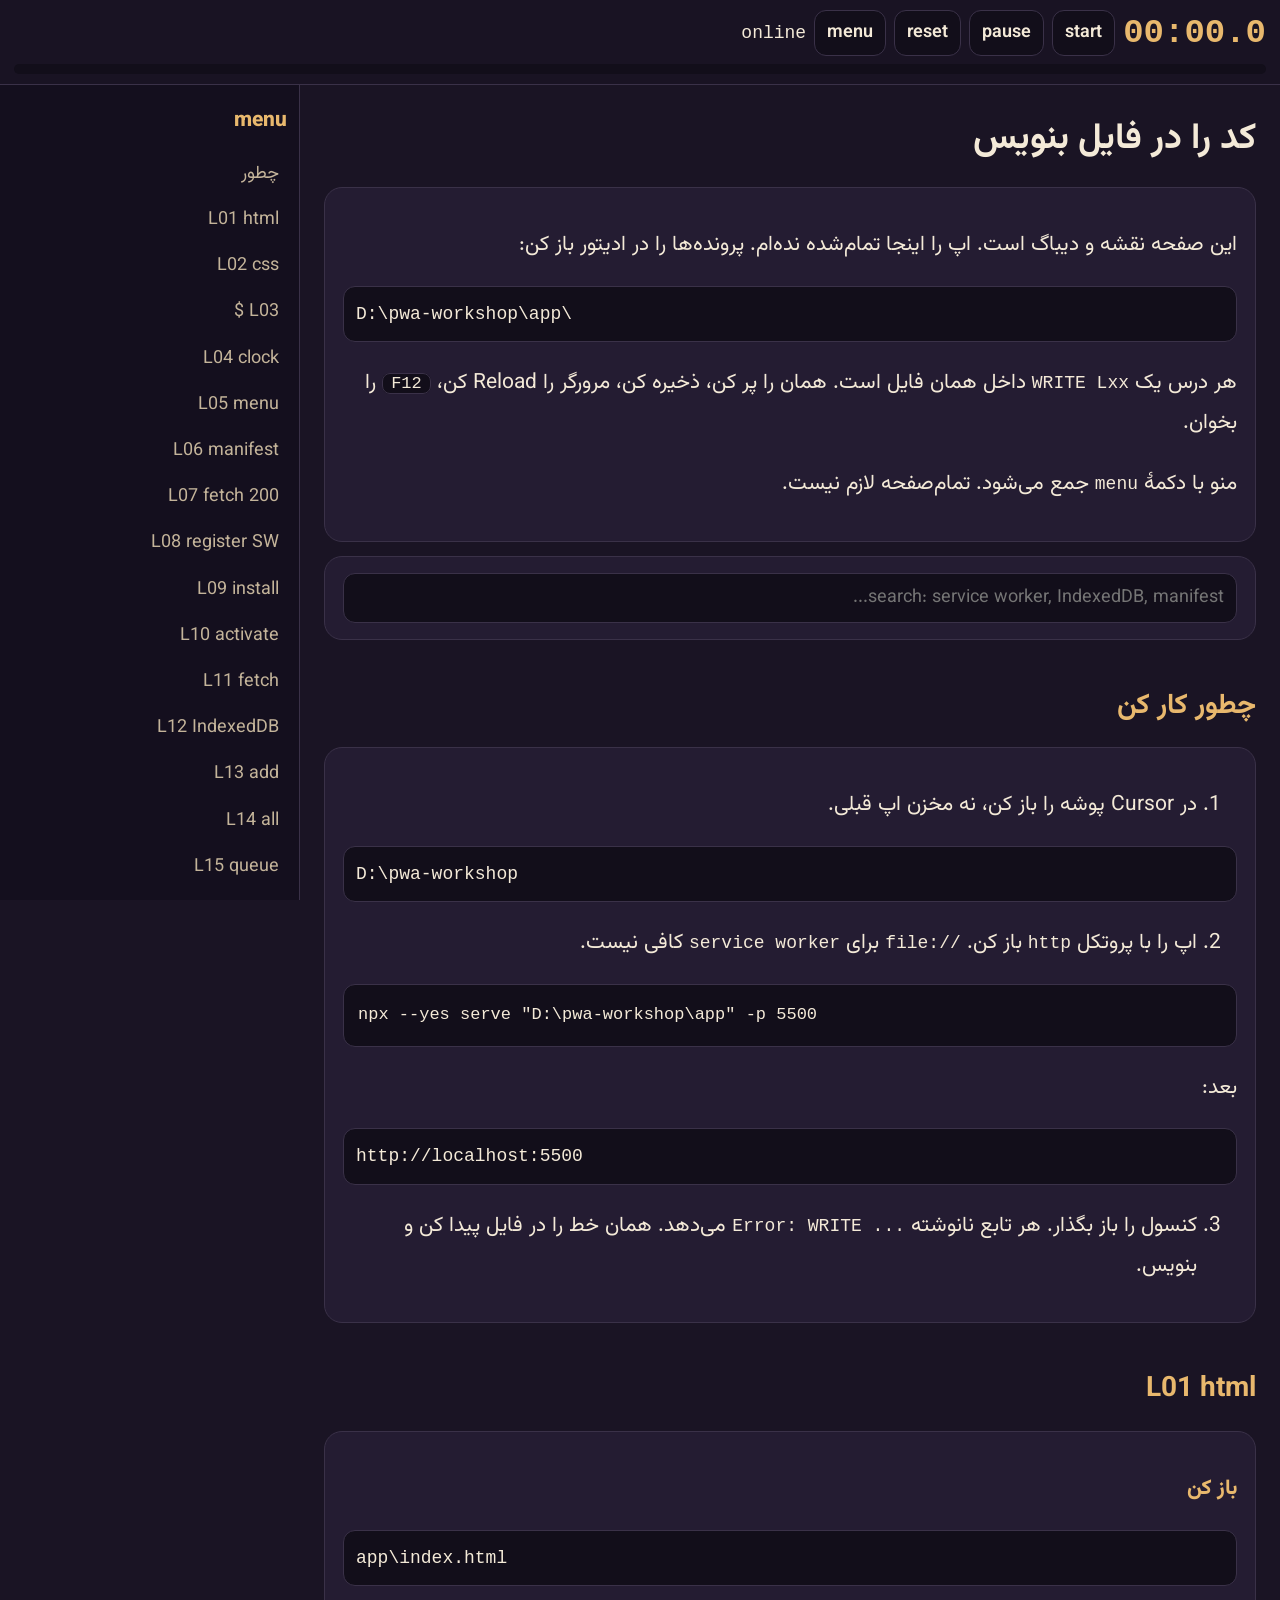
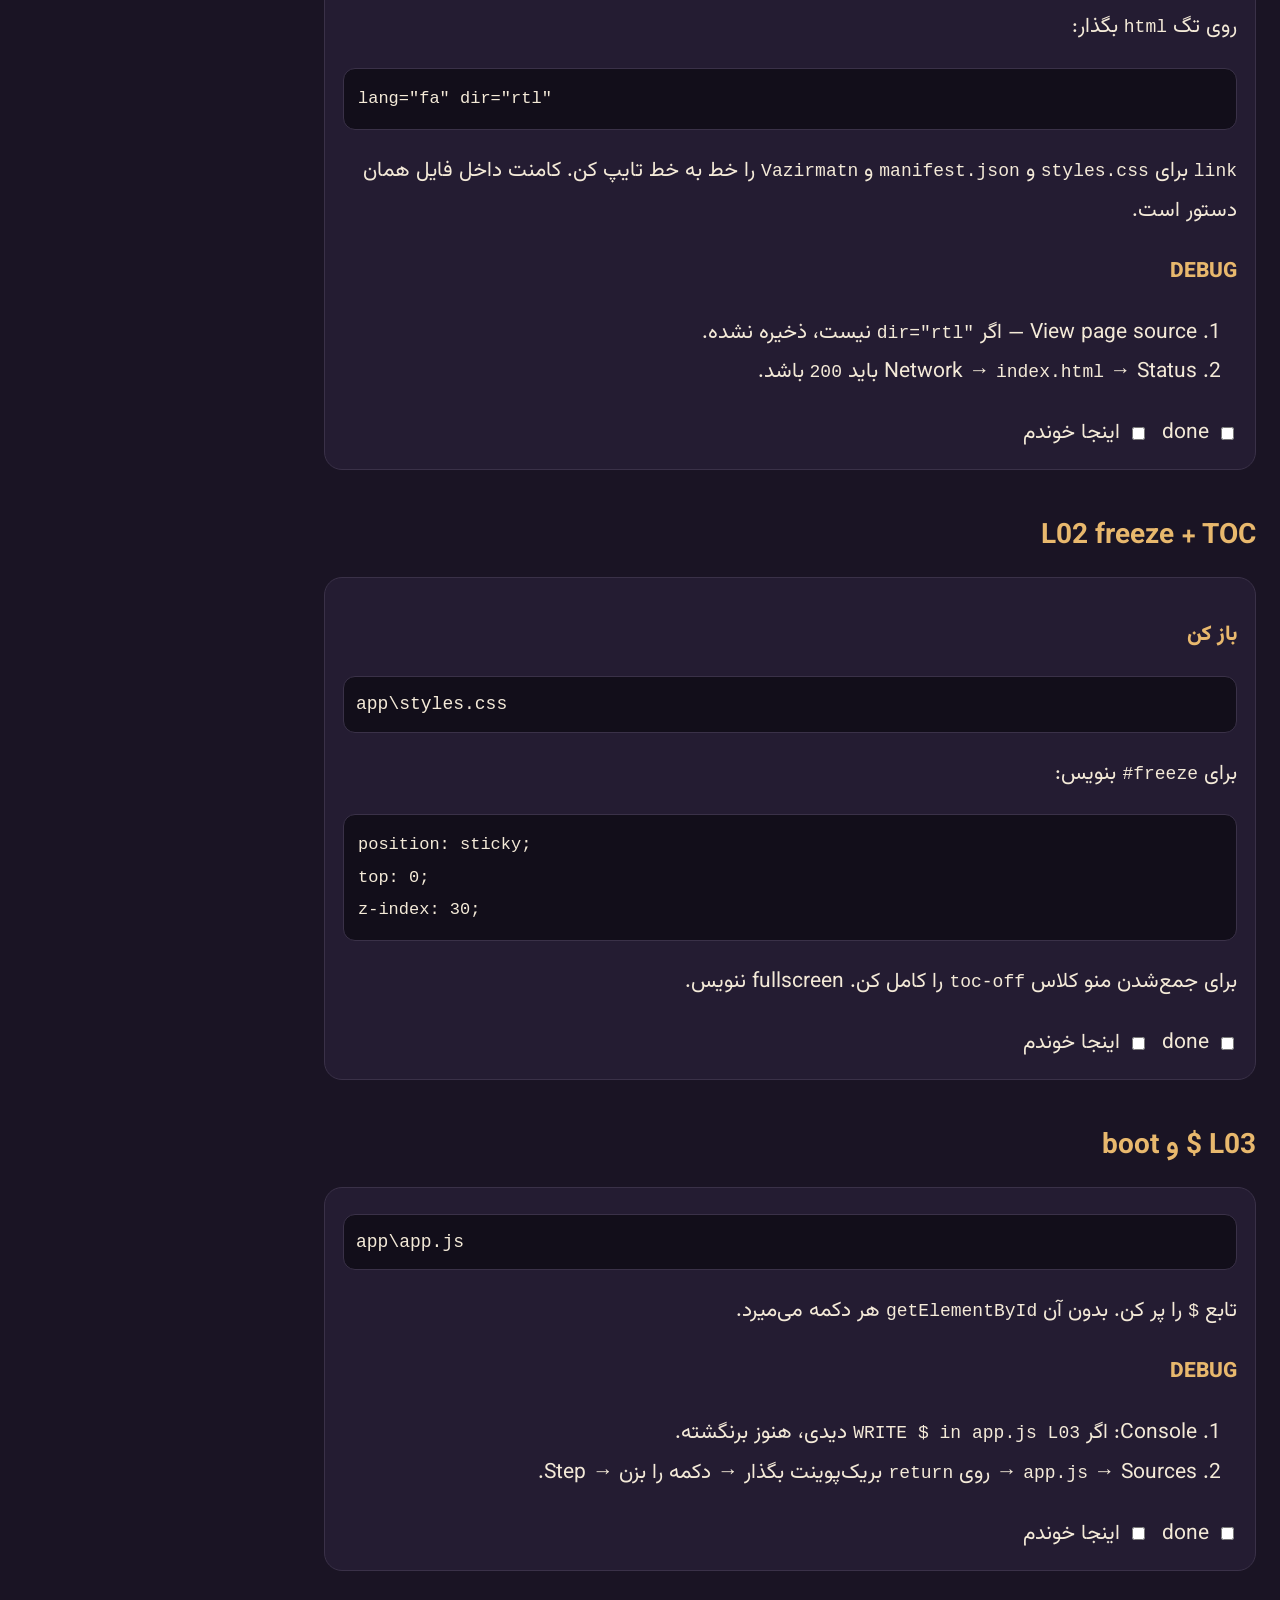
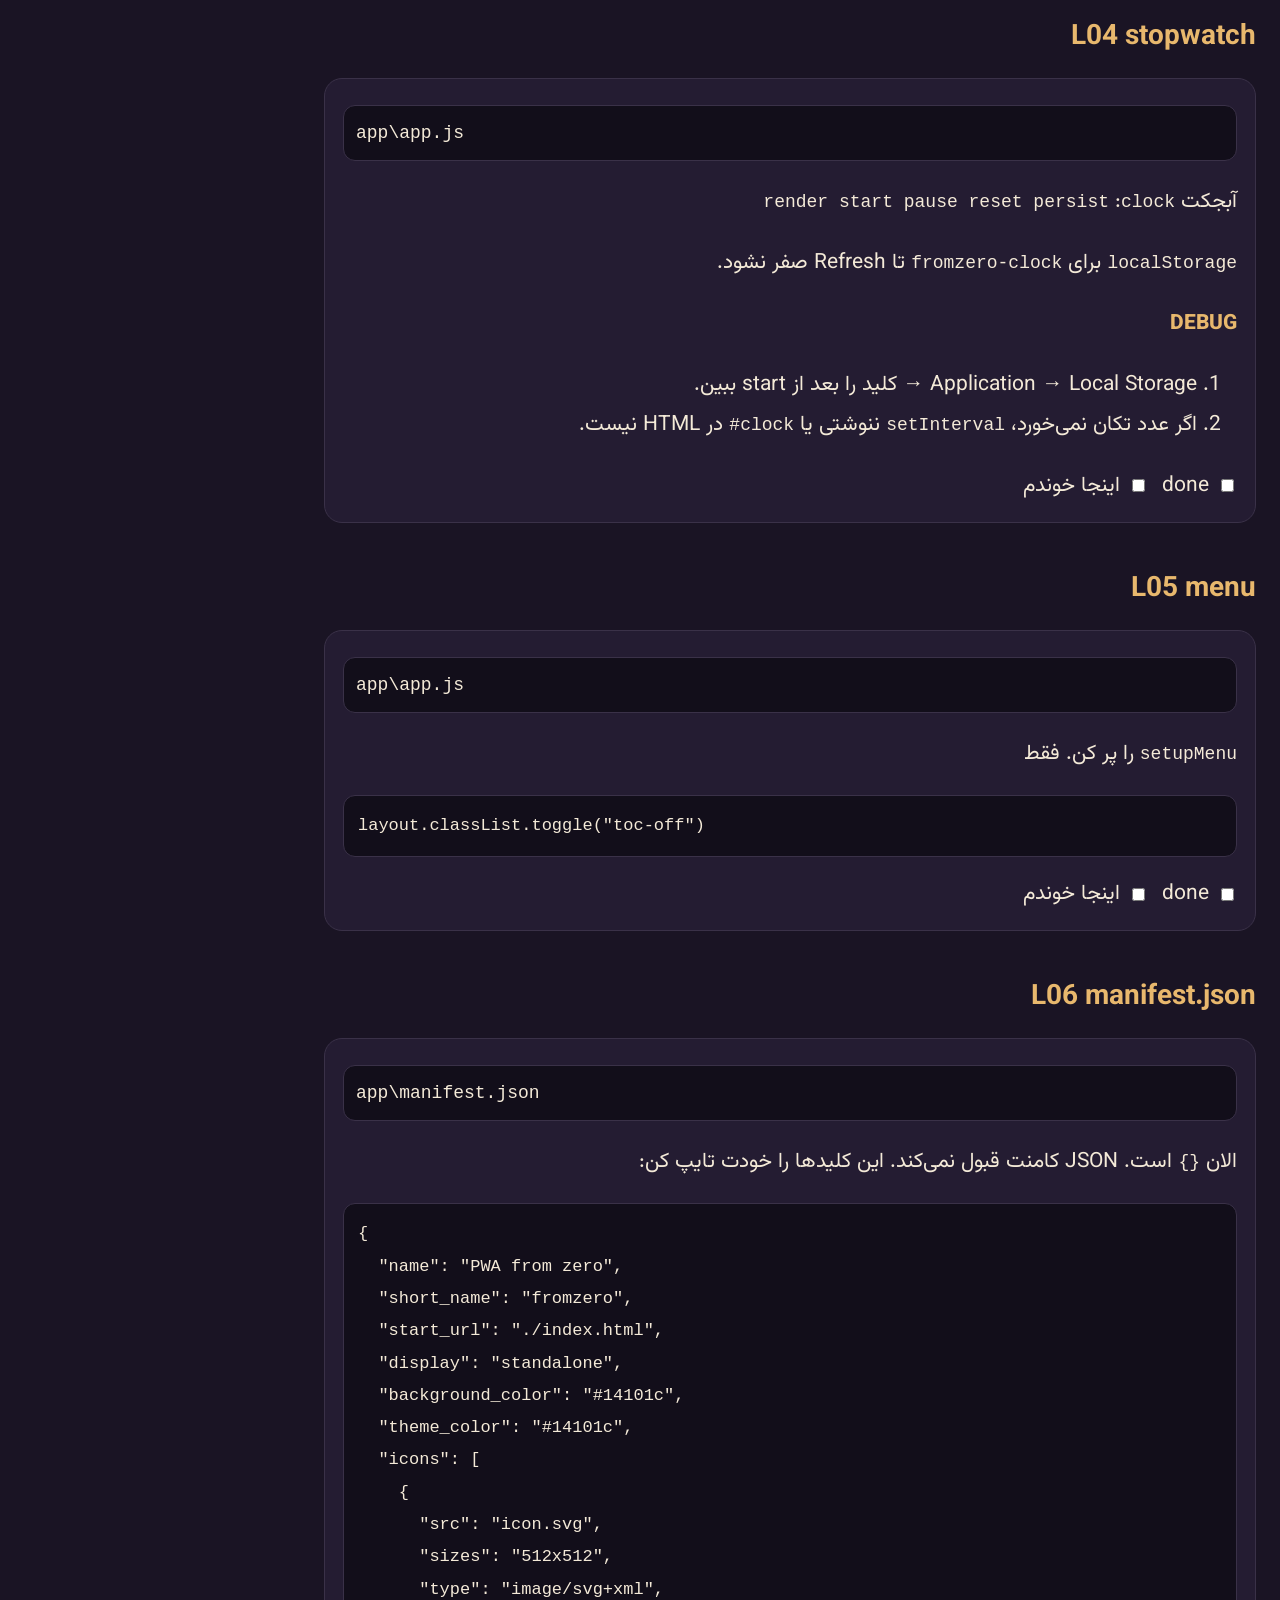
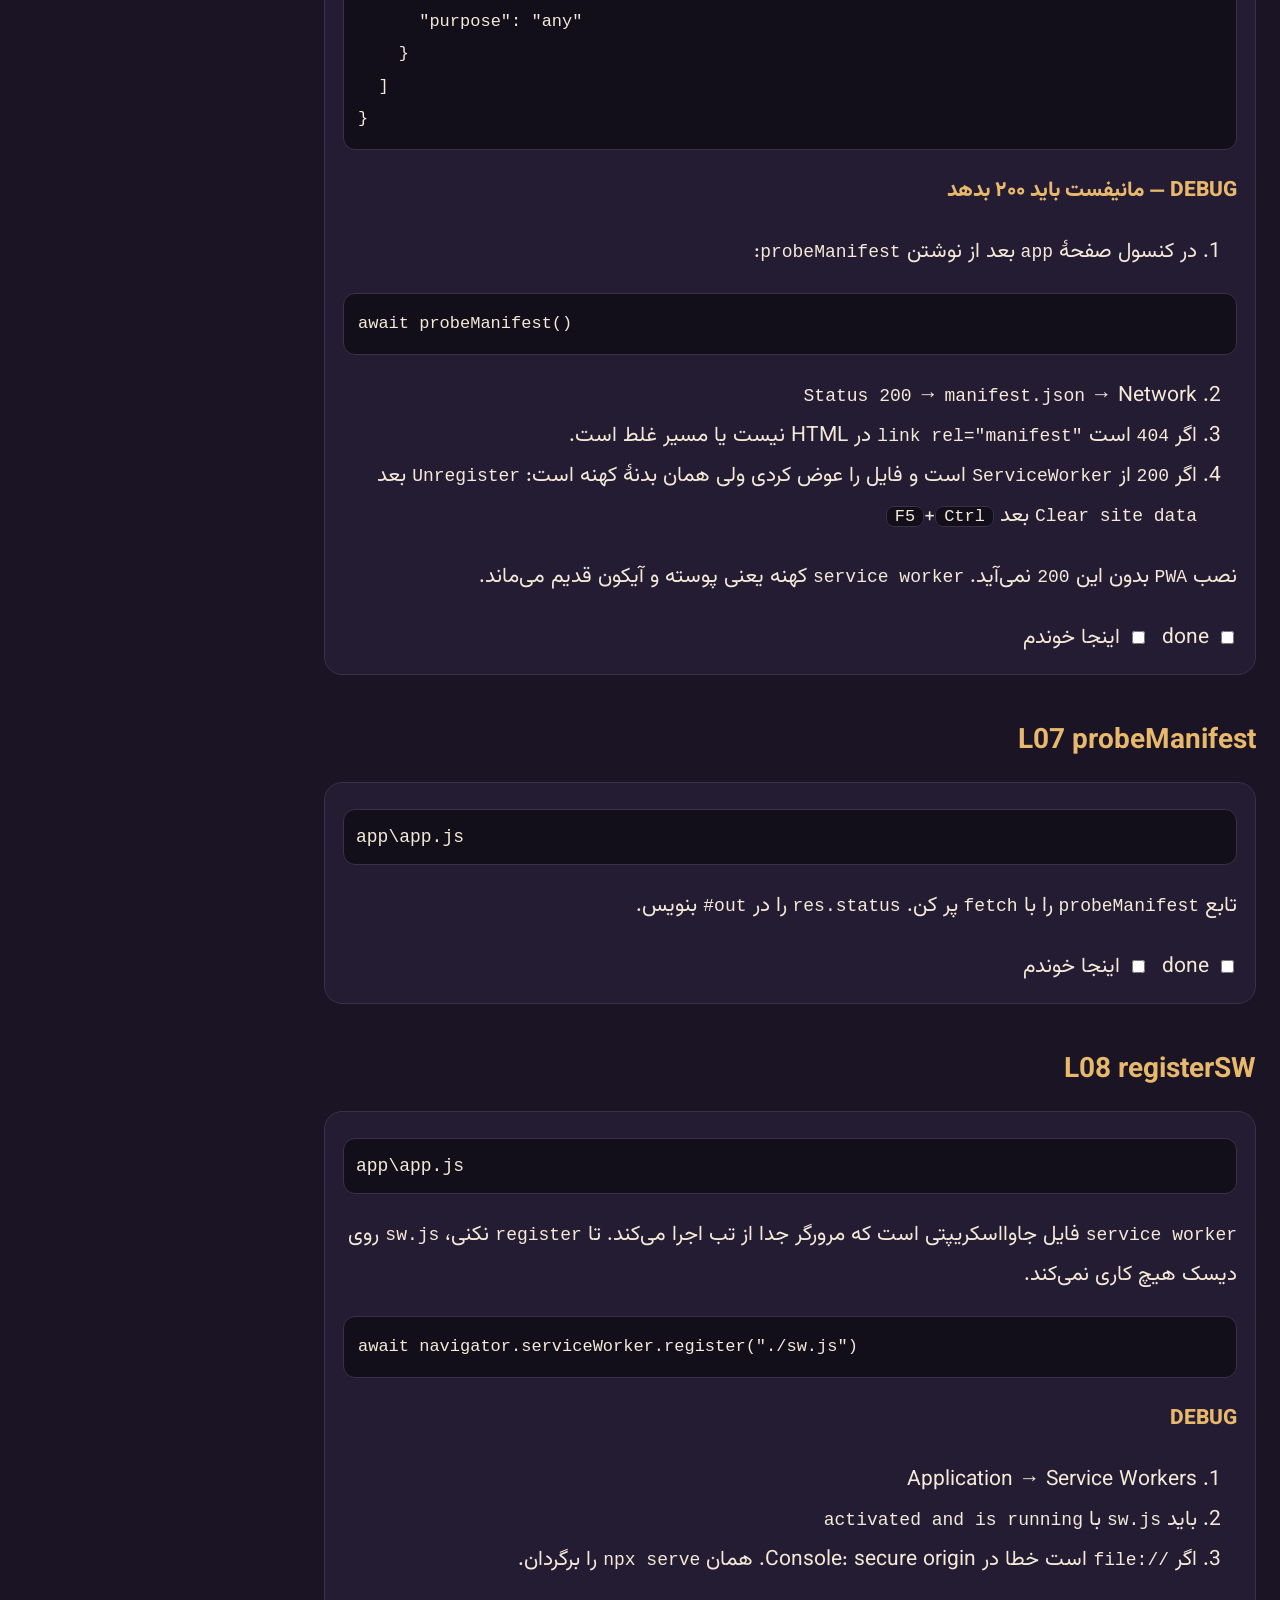
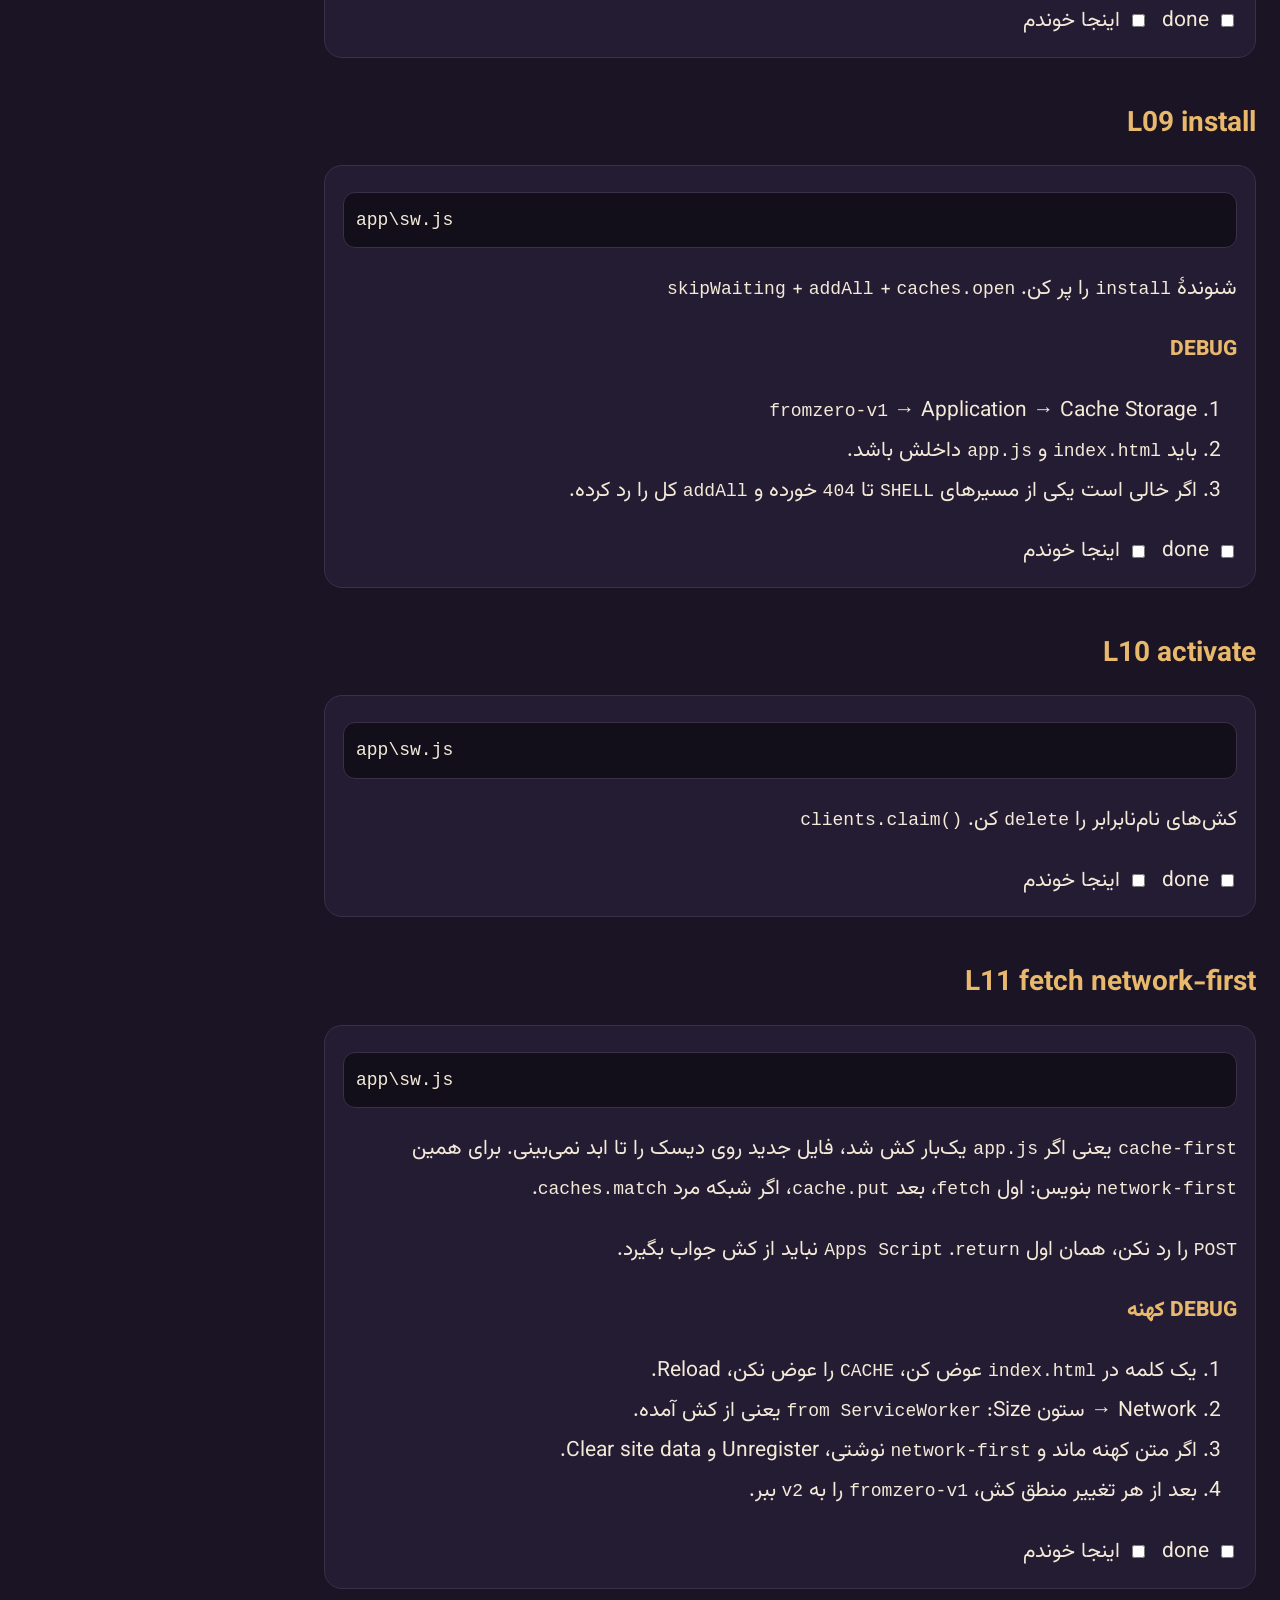
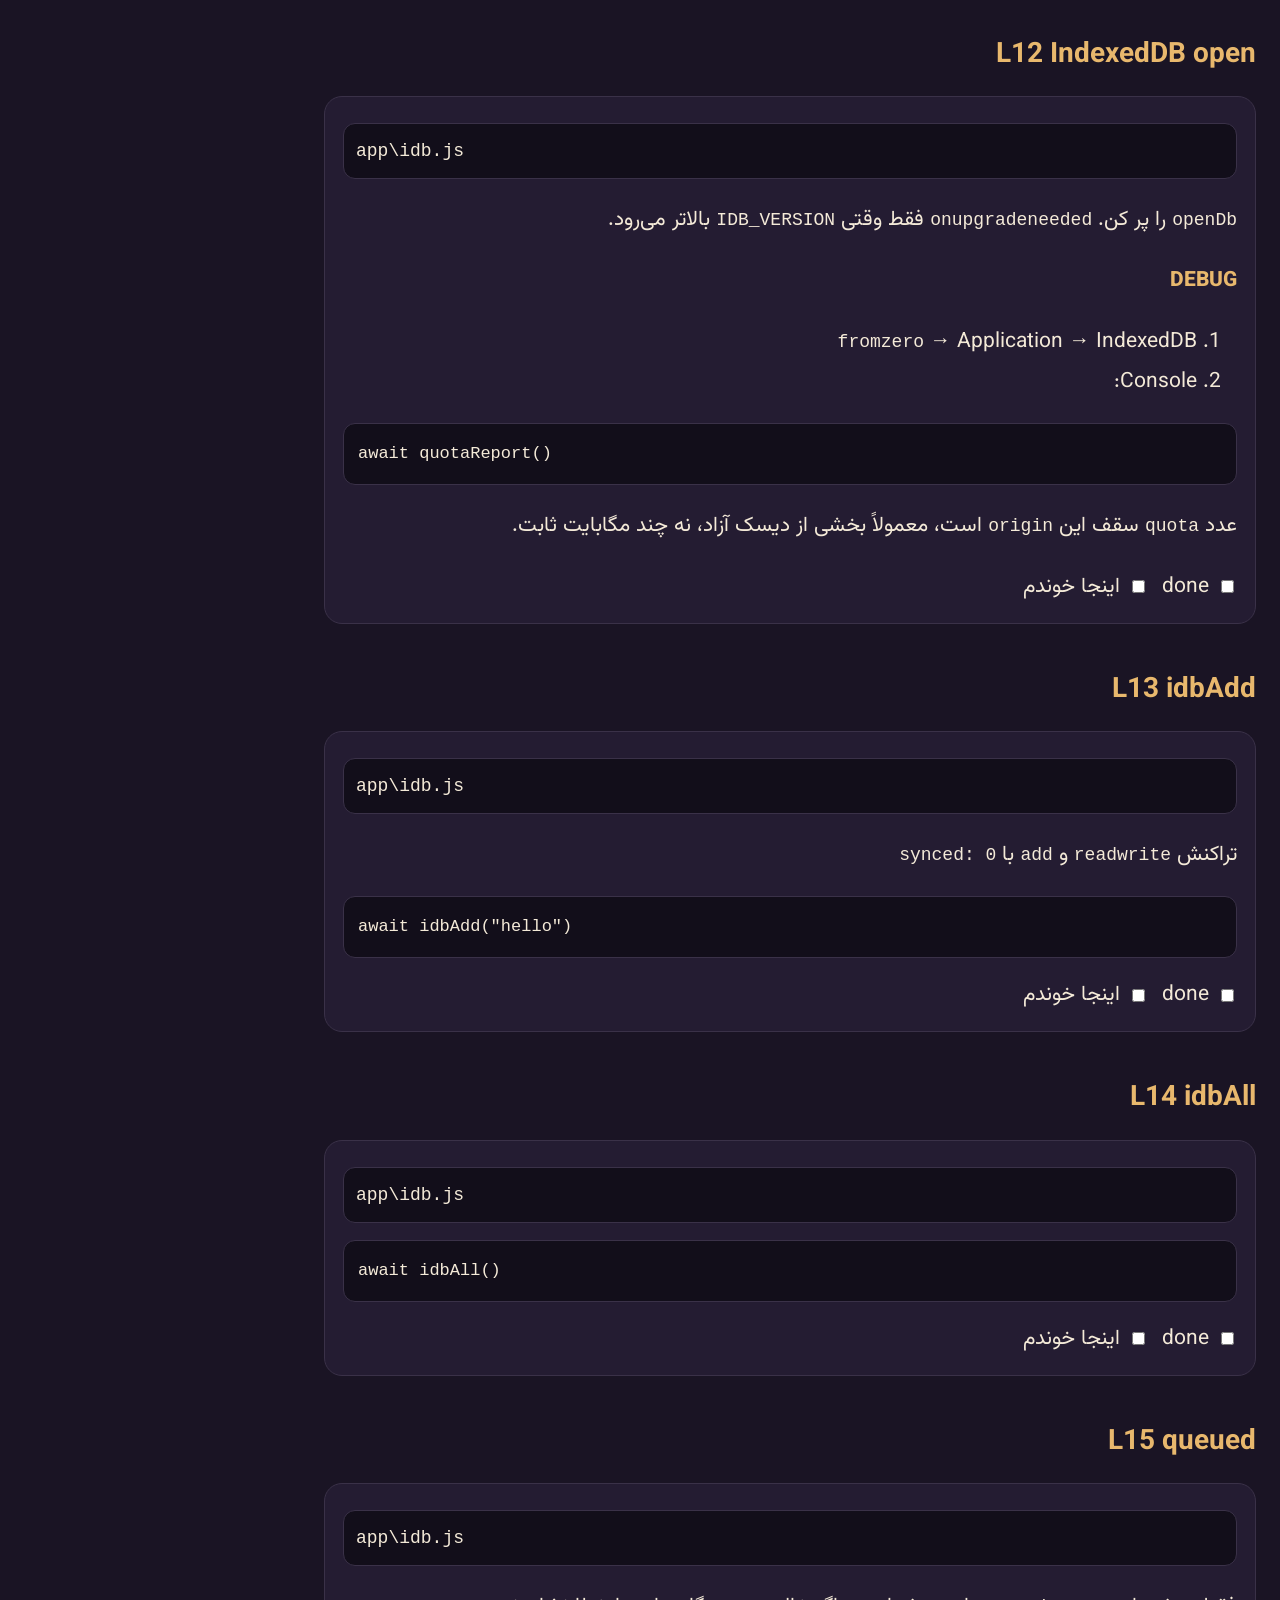
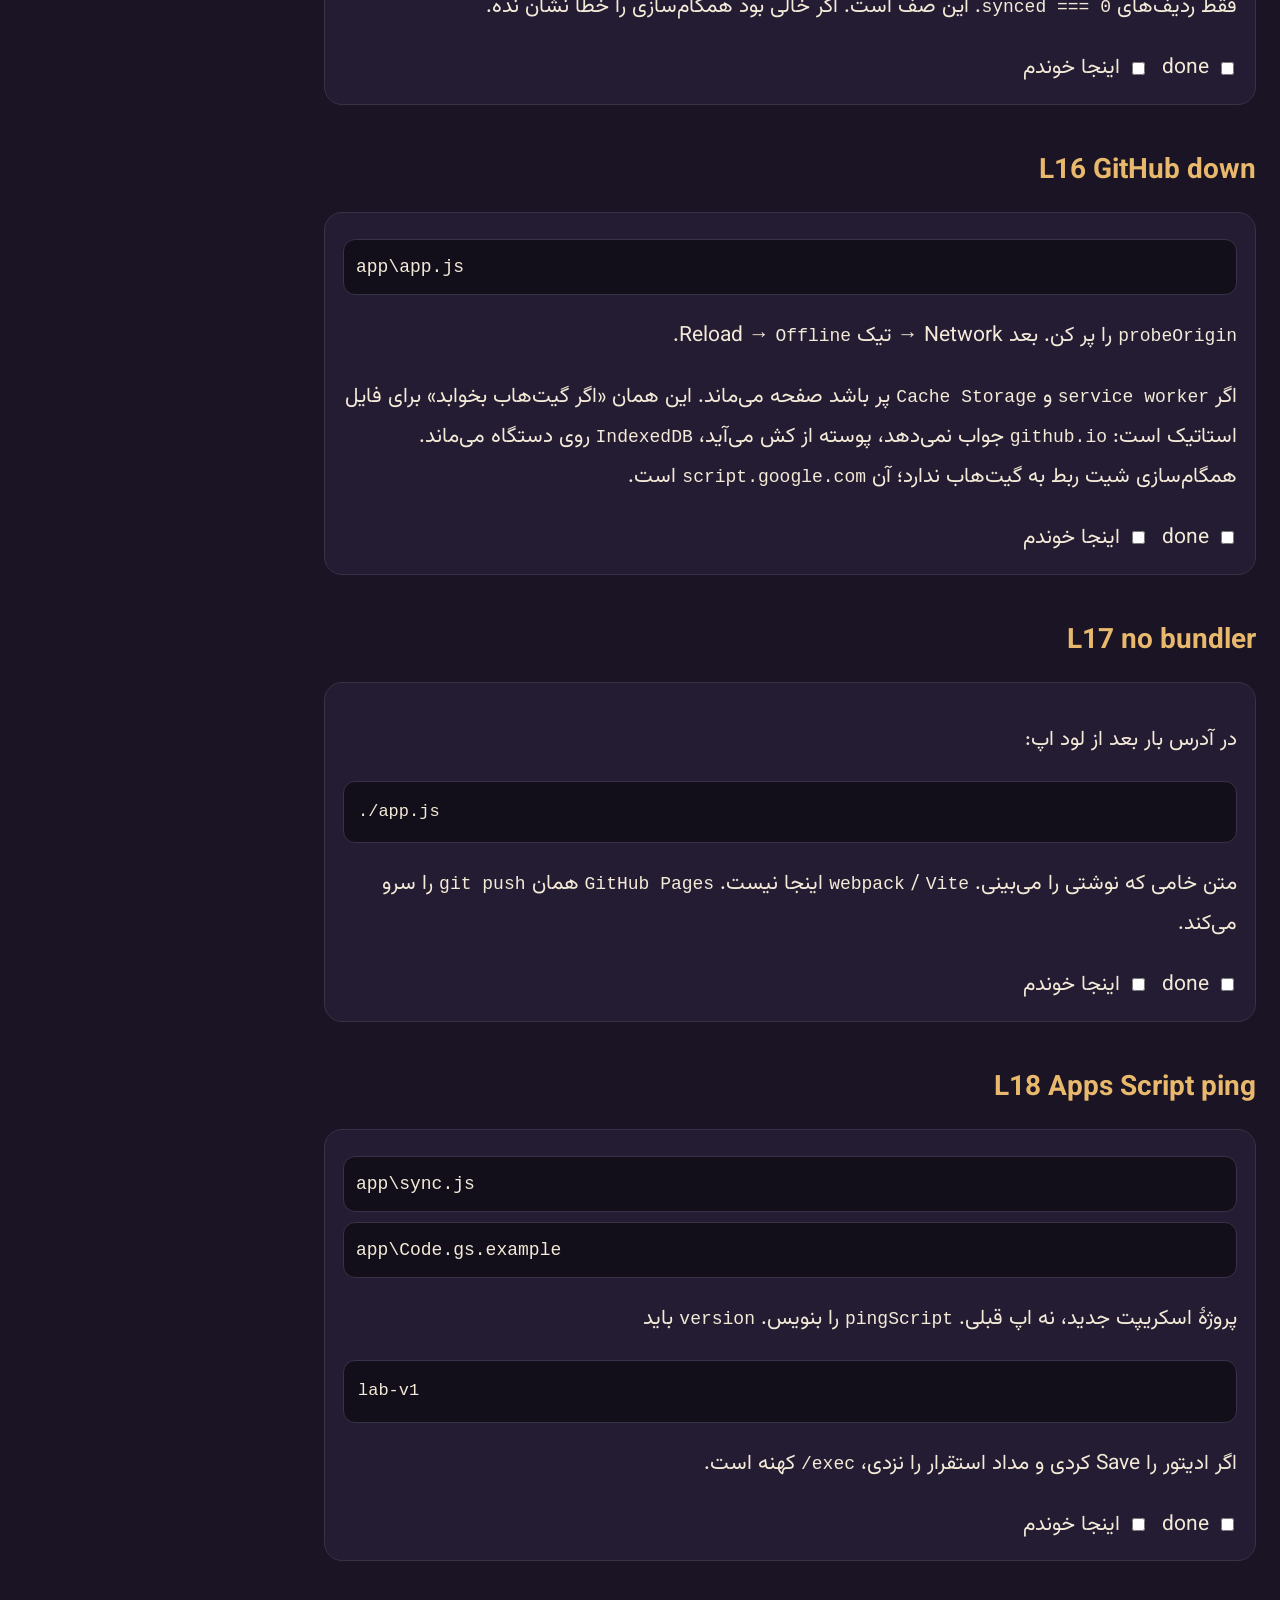
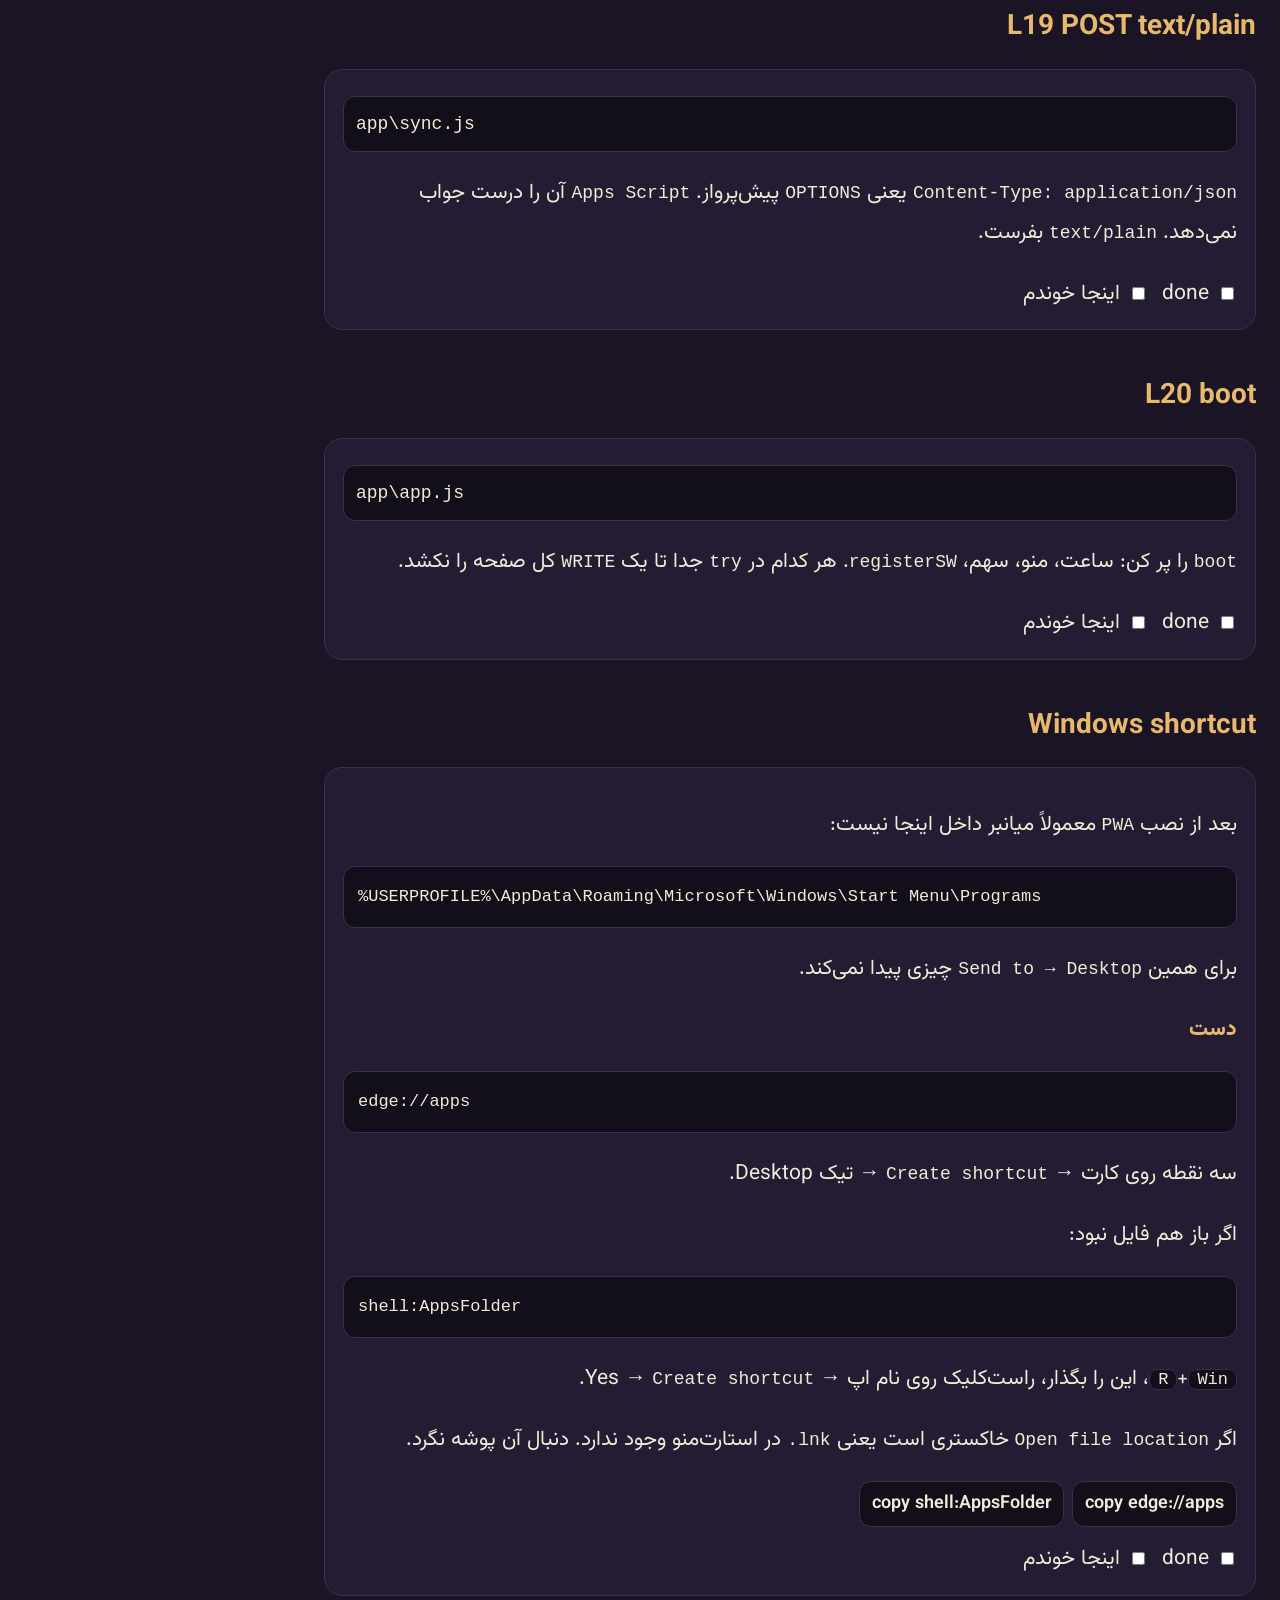
<file: index.html>
<!DOCTYPE html>
<html lang="fa" dir="rtl">
<head>
  <meta charset="utf-8" />
  <meta name="viewport" content="width=device-width, initial-scale=1" />
  <title>from zero — studio</title>
  <link rel="icon" href="./icon.svg" type="image/svg+xml" />
  <link rel="preconnect" href="https://fonts.googleapis.com" />
  <link rel="preconnect" href="https://fonts.gstatic.com" crossorigin />
  <link href="https://fonts.googleapis.com/css2?family=Vazirmatn:wght@400;600;800&display=swap" rel="stylesheet" />
  <style>
    :root {
      --bg: #1a1424;
      --panel: #241c32;
      --line: #3a3148;
      --txt: #f4ead8;
      --dim: #c4b49a;
      --gold: #e8b86d;
      --mint: #7dcea0;
      --rose: #e07a8a;
      --hdr: 96px;
      --toc: 300px;
    }
    * { box-sizing: border-box; }
    html, body {
      margin: 0;
      background: var(--bg);
      color: var(--txt);
      font-family: Vazirmatn, Tahoma, sans-serif;
      font-size: 21px;
      line-height: 1.9;
    }
    code, kbd, pre, .mono {
      font-family: Consolas, "Cascadia Mono", monospace;
      font-size: 18px;
      direction: ltr;
      unicode-bidi: isolate;
    }
    kbd {
      background: #120e1a;
      border: 1px solid var(--line);
      border-radius: 8px;
      padding: 0 8px;
      font-size: 17px;
    }
    a { color: var(--gold); }
    .freeze {
      position: sticky;
      top: 0;
      z-index: 40;
      background: rgba(26, 20, 36, 0.96);
      border-bottom: 1px solid var(--line);
      padding: 10px 14px;
    }
    .row { display: flex; flex-wrap: wrap; gap: 8px; align-items: center; }
    .clock {
      font: 800 34px/1 Consolas, monospace;
      color: var(--gold);
      min-width: 7ch;
      direction: ltr;
    }
    button {
      font: 600 18px Vazirmatn, sans-serif;
      background: #120e1a;
      color: var(--txt);
      border: 1px solid var(--line);
      border-radius: 12px;
      padding: 8px 12px;
      cursor: pointer;
    }
    button:hover { border-color: var(--gold); }
    .layout {
      display: grid;
      grid-template-columns: 1fr var(--toc);
    }
    .layout.toc-off { grid-template-columns: 1fr 0; }
    .layout.toc-off #toc { overflow: hidden; padding: 0; border: 0; }
    #toc {
      position: sticky;
      top: var(--hdr);
      height: calc(100vh - var(--hdr));
      overflow: auto;
      border-right: 1px solid var(--line);
      background: #140f1e;
      padding: 12px;
    }
    #toc a {
      display: block;
      color: var(--dim);
      text-decoration: none;
      padding: 6px 8px;
      border-radius: 10px;
      font-size: 18px;
    }
    #toc a:hover, #toc a.here { background: #2a2238; color: var(--txt); }
    #toc a.done { color: var(--mint); }
    #toc a.bled::after { content: " ●"; color: var(--rose); }
    main { padding: 20px 24px 96px; max-width: 980px; }
    h1 { font-size: 36px; margin: 0 0 12px; }
    h2 { font-size: 28px; color: var(--gold); scroll-margin-top: 120px; margin: 40px 0 12px; }
    .card {
      background: var(--panel);
      border: 1px solid var(--line);
      border-radius: 18px;
      padding: 16px 18px;
      margin: 14px 0;
    }
    .path {
      background: #120e1a;
      border: 1px solid var(--line);
      border-radius: 12px;
      padding: 10px 12px;
      margin: 10px 0;
      direction: ltr;
      text-align: left;
      font-family: Consolas, monospace;
      font-size: 18px;
    }
    pre {
      background: #120e1a;
      border: 1px solid var(--line);
      border-radius: 12px;
      padding: 14px;
      overflow: auto;
      direction: ltr;
      text-align: left;
      font-size: 17px;
      white-space: pre-wrap;
    }
    .do { color: var(--gold); font-weight: 800; }
    .flags { display: flex; gap: 14px; flex-wrap: wrap; margin-top: 12px; }
    label.flag { display: flex; gap: 8px; align-items: center; cursor: pointer; }
    .bleed { outline: 3px solid var(--rose); }
    .search {
      width: 100%;
      font: 18px Vazirmatn, sans-serif;
      background: #120e1a;
      color: var(--txt);
      border: 1px solid var(--line);
      border-radius: 12px;
      padding: 10px 12px;
    }
    .meter { height: 10px; background: #120e1a; border-radius: 99px; overflow: hidden; margin-top: 8px; }
    .meter > i { display: block; height: 100%; width: 0; background: var(--gold); }
    details.card summary { cursor: pointer; font-weight: 800; color: var(--gold); }
    @media (max-width: 900px) {
      .layout, .layout.toc-off { grid-template-columns: 1fr; }
      #toc { position: relative; top: 0; height: auto; }
      .layout.toc-off #toc { display: none; }
    }
  </style>
</head>
<body>
  <header class="freeze" id="freeze">
    <div class="row">
      <div class="clock" id="clock">00:00.0</div>
      <button type="button" id="swStart">start</button>
      <button type="button" id="swPause">pause</button>
      <button type="button" id="swReset">reset</button>
      <button type="button" id="btnMenu">menu</button>
      <span id="onlineChip" class="mono">online</span>
    </div>
    <div class="meter"><i id="progBar"></i></div>
  </header>

  <div class="layout" id="layout">
    <main id="main">
      <h1>کد را در فایل بنویس</h1>
      <div class="card">
        <p>این صفحه نقشه و دیباگ است. اپ را اینجا تمام‌شده نده‌ام. پرونده‌ها را در ادیتور باز کن:</p>
        <div class="path">D:\pwa-workshop\app\</div>
        <p>هر درس یک <code>WRITE Lxx</code> داخل همان فایل است. همان را پر کن، ذخیره کن، مرورگر را Reload کن، <kbd>F12</kbd> را بخوان.</p>
        <p>منو با دکمهٔ <code>menu</code> جمع می‌شود. تمام‌صفحه لازم نیست.</p>
      </div>
      <div class="card">
        <input class="search" id="q" placeholder="search: service worker, IndexedDB, manifest..." />
      </div>

      <h2 id="how">چطور کار کن</h2>
      <div class="card">
        <ol>
          <li>در Cursor پوشه را باز کن، نه مخزن اپ قبلی.</li>
        </ol>
        <div class="path">D:\pwa-workshop</div>
        <ol start="2">
          <li>اپ را با پروتکل <code>http</code> باز کن. <code>file://</code> برای <code>service worker</code> کافی نیست.</li>
        </ol>
        <pre>npx --yes serve "D:\pwa-workshop\app" -p 5500</pre>
        <p>بعد:</p>
        <div class="path">http://localhost:5500</div>
        <ol start="3">
          <li>کنسول را باز بگذار. هر تابع نانوشته <code>Error: WRITE ...</code> می‌دهد. همان خط را در فایل پیدا کن و بنویس.</li>
        </ol>
      </div>

      <h2 id="l01">L01 html</h2>
      <div class="card lab" data-lab="l01">
        <p class="do">باز کن</p>
        <div class="path">app\index.html</div>
        <p>روی تگ <code>html</code> بگذار:</p>
        <pre>lang="fa" dir="rtl"</pre>
        <p><code>link</code> برای <code>styles.css</code> و <code>manifest.json</code> و <code>Vazirmatn</code> را خط به خط تایپ کن. کامنت داخل فایل همان دستور است.</p>
        <p class="do">DEBUG</p>
        <ol>
          <li>View page source — اگر <code>dir="rtl"</code> نیست، ذخیره نشده.</li>
          <li>Network → <code>index.html</code> → Status باید <code>200</code> باشد.</li>
        </ol>
        <div class="flags" data-id="l01"></div>
      </div>

      <h2 id="l02">L02 freeze + TOC</h2>
      <div class="card lab" data-lab="l02">
        <p class="do">باز کن</p>
        <div class="path">app\styles.css</div>
        <p>برای <code>#freeze</code> بنویس:</p>
        <pre>position: sticky;
top: 0;
z-index: 30;</pre>
        <p>برای جمع‌شدن منو کلاس <code>toc-off</code> را کامل کن. fullscreen ننویس.</p>
        <div class="flags" data-id="l02"></div>
      </div>

      <h2 id="l03">L03 $ و boot</h2>
      <div class="card lab" data-lab="l03">
        <div class="path">app\app.js</div>
        <p>تابع <code>$</code> را پر کن. بدون آن <code>getElementById</code> هر دکمه می‌میرد.</p>
        <p class="do">DEBUG</p>
        <ol>
          <li>Console: اگر <code>WRITE $ in app.js L03</code> دیدی، هنوز برنگشته.</li>
          <li>Sources → <code>app.js</code> → روی <code>return</code> بریک‌پوینت بگذار → دکمه را بزن → Step.</li>
        </ol>
        <div class="flags" data-id="l03"></div>
      </div>

      <h2 id="l04">L04 stopwatch</h2>
      <div class="card lab" data-lab="l04">
        <div class="path">app\app.js</div>
        <p>آبجکت <code>clock</code>: <code>render start pause reset persist</code></p>
        <p><code>localStorage</code> برای <code>fromzero-clock</code> تا Refresh صفر نشود.</p>
        <p class="do">DEBUG</p>
        <ol>
          <li>Application → Local Storage → کلید را بعد از start ببین.</li>
          <li>اگر عدد تکان نمی‌خورد، <code>setInterval</code> ننوشتی یا <code>#clock</code> در HTML نیست.</li>
        </ol>
        <div class="flags" data-id="l04"></div>
      </div>

      <h2 id="l05">L05 menu</h2>
      <div class="card lab" data-lab="l05">
        <div class="path">app\app.js</div>
        <p><code>setupMenu</code> را پر کن. فقط</p>
        <pre>layout.classList.toggle("toc-off")</pre>
        <div class="flags" data-id="l05"></div>
      </div>

      <h2 id="l06">L06 manifest.json</h2>
      <div class="card lab" data-lab="l06">
        <div class="path">app\manifest.json</div>
        <p>الان <code>{}</code> است. JSON کامنت قبول نمی‌کند. این کلیدها را خودت تایپ کن:</p>
        <pre>{
  "name": "PWA from zero",
  "short_name": "fromzero",
  "start_url": "./index.html",
  "display": "standalone",
  "background_color": "#14101c",
  "theme_color": "#14101c",
  "icons": [
    {
      "src": "icon.svg",
      "sizes": "512x512",
      "type": "image/svg+xml",
      "purpose": "any"
    }
  ]
}</pre>
        <p class="do">DEBUG — مانیفست باید ۲۰۰ بدهد</p>
        <ol>
          <li>در کنسول صفحهٔ <code>app</code> بعد از نوشتن <code>probeManifest</code>:</li>
        </ol>
        <pre>await probeManifest()</pre>
        <ol start="2">
          <li>Network → <code>manifest.json</code> → <code>Status 200</code></li>
          <li>اگر <code>404</code> است <code>link rel="manifest"</code> در HTML نیست یا مسیر غلط است.</li>
          <li>اگر <code>200</code> از <code>ServiceWorker</code> است و فایل را عوض کردی ولی همان بدنهٔ کهنه است: <code>Unregister</code> بعد <code>Clear site data</code> بعد <kbd>Ctrl</kbd>+<kbd>F5</kbd></li>
        </ol>
        <p>نصب <code>PWA</code> بدون این <code>200</code> نمی‌آید. <code>service worker</code> کهنه یعنی پوسته و آیکون قدیم می‌ماند.</p>
        <div class="flags" data-id="l06"></div>
      </div>

      <h2 id="l07">L07 probeManifest</h2>
      <div class="card lab" data-lab="l07">
        <div class="path">app\app.js</div>
        <p>تابع <code>probeManifest</code> را با <code>fetch</code> پر کن. <code>res.status</code> را در <code>#out</code> بنویس.</p>
        <div class="flags" data-id="l07"></div>
      </div>

      <h2 id="l08">L08 registerSW</h2>
      <div class="card lab" data-lab="l08">
        <div class="path">app\app.js</div>
        <p><code>service worker</code> فایل جاوااسکریپتی است که مرورگر جدا از تب اجرا می‌کند. تا <code>register</code> نکنی، <code>sw.js</code> روی دیسک هیچ کاری نمی‌کند.</p>
        <pre>await navigator.serviceWorker.register("./sw.js")</pre>
        <p class="do">DEBUG</p>
        <ol>
          <li>Application → Service Workers</li>
          <li>باید <code>sw.js</code> با <code>activated and is running</code></li>
          <li>اگر <code>file://</code> است خطا در Console: secure origin. همان <code>npx serve</code> را برگردان.</li>
        </ol>
        <div class="flags" data-id="l08"></div>
      </div>

      <h2 id="l09">L09 install</h2>
      <div class="card lab" data-lab="l09">
        <div class="path">app\sw.js</div>
        <p>شنوندهٔ <code>install</code> را پر کن. <code>caches.open</code> + <code>addAll</code> + <code>skipWaiting</code></p>
        <p class="do">DEBUG</p>
        <ol>
          <li>Application → Cache Storage → <code>fromzero-v1</code></li>
          <li>باید <code>index.html</code> و <code>app.js</code> داخلش باشد.</li>
          <li>اگر خالی است یکی از مسیرهای <code>SHELL</code> تا <code>404</code> خورده و <code>addAll</code> کل را رد کرده.</li>
        </ol>
        <div class="flags" data-id="l09"></div>
      </div>

      <h2 id="l10">L10 activate</h2>
      <div class="card lab" data-lab="l10">
        <div class="path">app\sw.js</div>
        <p>کش‌های نام‌نابرابر را <code>delete</code> کن. <code>clients.claim()</code></p>
        <div class="flags" data-id="l10"></div>
      </div>

      <h2 id="l11">L11 fetch network-first</h2>
      <div class="card lab" data-lab="l11">
        <div class="path">app\sw.js</div>
        <p><code>cache-first</code> یعنی اگر <code>app.js</code> یک‌بار کش شد، فایل جدید روی دیسک را تا ابد نمی‌بینی. برای همین <code>network-first</code> بنویس: اول <code>fetch</code>، بعد <code>cache.put</code>، اگر شبکه مرد <code>caches.match</code>.</p>
        <p><code>POST</code> را رد نکن، همان اول <code>return</code>. <code>Apps Script</code> نباید از کش جواب بگیرد.</p>
        <p class="do">DEBUG کهنه</p>
        <ol>
          <li>یک کلمه در <code>index.html</code> عوض کن، <code>CACHE</code> را عوض نکن، Reload.</li>
          <li>Network → ستون Size: <code>from ServiceWorker</code> یعنی از کش آمده.</li>
          <li>اگر متن کهنه ماند و <code>network-first</code> نوشتی، Unregister و Clear site data.</li>
          <li>بعد از هر تغییر منطق کش، <code>fromzero-v1</code> را به <code>v2</code> ببر.</li>
        </ol>
        <div class="flags" data-id="l11"></div>
      </div>

      <h2 id="l12">L12 IndexedDB open</h2>
      <div class="card lab" data-lab="l12">
        <div class="path">app\idb.js</div>
        <p><code>openDb</code> را پر کن. <code>onupgradeneeded</code> فقط وقتی <code>IDB_VERSION</code> بالاتر می‌رود.</p>
        <p class="do">DEBUG</p>
        <ol>
          <li>Application → IndexedDB → <code>fromzero</code></li>
          <li>Console:</li>
        </ol>
        <pre>await quotaReport()</pre>
        <p>عدد <code>quota</code> سقف این <code>origin</code> است، معمولاً بخشی از دیسک آزاد، نه چند مگابایت ثابت.</p>
        <div class="flags" data-id="l12"></div>
      </div>

      <h2 id="l13">L13 idbAdd</h2>
      <div class="card lab" data-lab="l13">
        <div class="path">app\idb.js</div>
        <p>تراکنش <code>readwrite</code> و <code>add</code> با <code>synced: 0</code></p>
        <pre>await idbAdd("hello")</pre>
        <div class="flags" data-id="l13"></div>
      </div>

      <h2 id="l14">L14 idbAll</h2>
      <div class="card lab" data-lab="l14">
        <div class="path">app\idb.js</div>
        <pre>await idbAll()</pre>
        <div class="flags" data-id="l14"></div>
      </div>

      <h2 id="l15">L15 queued</h2>
      <div class="card lab" data-lab="l15">
        <div class="path">app\idb.js</div>
        <p>فقط ردیف‌های <code>synced === 0</code>. این صف است. اگر خالی بود همگام‌سازی را خطا نشان نده.</p>
        <div class="flags" data-id="l15"></div>
      </div>

      <h2 id="l16">L16 GitHub down</h2>
      <div class="card lab" data-lab="l16">
        <div class="path">app\app.js</div>
        <p><code>probeOrigin</code> را پر کن. بعد Network → تیک <code>Offline</code> → Reload.</p>
        <p>اگر <code>service worker</code> و <code>Cache Storage</code> پر باشد صفحه می‌ماند. این همان «اگر گیت‌هاب بخوابد» برای فایل استاتیک است: <code>github.io</code> جواب نمی‌دهد، پوسته از کش می‌آید، <code>IndexedDB</code> روی دستگاه می‌ماند. همگام‌سازی شیت ربط به گیت‌هاب ندارد؛ آن <code>script.google.com</code> است.</p>
        <div class="flags" data-id="l16"></div>
      </div>

      <h2 id="l17">L17 no bundler</h2>
      <div class="card lab" data-lab="l17">
        <p>در آدرس بار بعد از لود اپ:</p>
        <pre>./app.js</pre>
        <p>متن خامی که نوشتی را می‌بینی. <code>Vite</code> / <code>webpack</code> اینجا نیست. <code>GitHub Pages</code> همان <code>git push</code> را سرو می‌کند.</p>
        <div class="flags" data-id="l17"></div>
      </div>

      <h2 id="l18">L18 Apps Script ping</h2>
      <div class="card lab" data-lab="l18">
        <div class="path">app\sync.js</div>
        <div class="path">app\Code.gs.example</div>
        <p>پروژهٔ اسکریپت جدید، نه اپ قبلی. <code>pingScript</code> را بنویس. <code>version</code> باید</p>
        <pre>lab-v1</pre>
        <p>اگر ادیتور را Save کردی و مداد استقرار را نزدی، <code>/exec</code> کهنه است.</p>
        <div class="flags" data-id="l18"></div>
      </div>

      <h2 id="l19">L19 POST text/plain</h2>
      <div class="card lab" data-lab="l19">
        <div class="path">app\sync.js</div>
        <p><code>Content-Type: application/json</code> یعنی <code>OPTIONS</code> پیش‌پرواز. <code>Apps Script</code> آن را درست جواب نمی‌دهد. <code>text/plain</code> بفرست.</p>
        <div class="flags" data-id="l19"></div>
      </div>

      <h2 id="l20">L20 boot</h2>
      <div class="card lab" data-lab="l20">
        <div class="path">app\app.js</div>
        <p><code>boot</code> را پر کن: ساعت، منو، سهم، <code>registerSW</code>. هر کدام در <code>try</code> جدا تا یک <code>WRITE</code> کل صفحه را نکشد.</p>
        <div class="flags" data-id="l20"></div>
      </div>

      <h2 id="win">Windows shortcut</h2>
      <div class="card lab" data-lab="win">
        <p>بعد از نصب <code>PWA</code> معمولاً میانبر داخل اینجا نیست:</p>
        <pre>%USERPROFILE%\AppData\Roaming\Microsoft\Windows\Start Menu\Programs</pre>
        <p>برای همین <code>Send to → Desktop</code> چیزی پیدا نمی‌کند.</p>
        <p class="do">دست</p>
        <pre>edge://apps</pre>
        <p>سه نقطه روی کارت → <code>Create shortcut</code> → تیک Desktop.</p>
        <p>اگر باز هم فایل نبود:</p>
        <pre>shell:AppsFolder</pre>
        <p><kbd>Win</kbd>+<kbd>R</kbd>، این را بگذار، راست‌کلیک روی نام اپ → <code>Create shortcut</code> → Yes.</p>
        <p>اگر <code>Open file location</code> خاکستری است یعنی <code>.lnk</code> در استارت‌منو وجود ندارد. دنبال آن پوشه نگرد.</p>
        <div class="row">
          <button type="button" data-copy="edge://apps">copy edge://apps</button>
          <button type="button" data-copy="shell:AppsFolder">copy shell:AppsFolder</button>
        </div>
        <div class="flags" data-id="win"></div>
      </div>
    </main>

    <nav id="toc">
      <p style="margin:4px 0 10px;font-weight:800;color:var(--gold)">menu</p>
      <a href="#how">چطور</a>
      <a href="#l01">L01 html</a>
      <a href="#l02">L02 css</a>
      <a href="#l03">L03 $</a>
      <a href="#l04">L04 clock</a>
      <a href="#l05">L05 menu</a>
      <a href="#l06">L06 manifest</a>
      <a href="#l07">L07 fetch 200</a>
      <a href="#l08">L08 register SW</a>
      <a href="#l09">L09 install</a>
      <a href="#l10">L10 activate</a>
      <a href="#l11">L11 fetch</a>
      <a href="#l12">L12 IndexedDB</a>
      <a href="#l13">L13 add</a>
      <a href="#l14">L14 all</a>
      <a href="#l15">L15 queue</a>
      <a href="#l16">L16 GitHub down</a>
      <a href="#l17">L17 no bundler</a>
      <a href="#l18">L18 script</a>
      <a href="#l19">L19 POST</a>
      <a href="#l20">L20 boot</a>
      <a href="#win">Windows shortcut</a>
    </nav>
  </div>

  <script>
    const LS_DONE = "fz-done";
    const LS_BLEED = "fz-bleed";
    const LS_SCROLL = "fz-scroll";
    const LS_CLOCK = "fz-studio-clock";
    const LS_RUN = "fz-studio-run";
    const LS_TOC = "fz-studio-toc";

    const $ = (s, r = document) => r.querySelector(s);
    const $$ = (s, r = document) => [...r.querySelectorAll(s)];
    const load = (k, f) => { try { return JSON.parse(localStorage.getItem(k)) ?? f; } catch { return f; } };
    const save = (k, v) => localStorage.setItem(k, JSON.stringify(v));

    function mountFlags() {
      const done = load(LS_DONE, {});
      const bleed = load(LS_BLEED, {});
      $$(".flags").forEach((el) => {
        const id = el.dataset.id;
        el.innerHTML =
          `<label class="flag"><input type="checkbox" data-done="${id}" ${done[id] ? "checked" : ""}> done</label>` +
          `<label class="flag"><input type="checkbox" data-bleed="${id}" ${bleed[id] ? "checked" : ""}> اینجا خوندم</label>`;
        el.closest(".lab")?.classList.toggle("bleed", !!bleed[id]);
      });
      paintToc(); paintProg();
    }
    function paintToc() {
      const done = load(LS_DONE, {});
      const bleed = load(LS_BLEED, {});
      const map = {
        l01:"l01", l02:"l02", l03:"l03", l04:"l04", l05:"l05", l06:"l06", l07:"l07",
        l08:"l08", l09:"l09", l10:"l10", l11:"l11", l12:"l12", l13:"l13", l14:"l14",
        l15:"l15", l16:"l16", l17:"l17", l18:"l18", l19:"l19", l20:"l20", win:"win"
      };
      $$("#toc a[href^='#']").forEach((a) => {
        const id = map[a.getAttribute("href").slice(1)];
        a.classList.toggle("done", !!(id && done[id]));
        a.classList.toggle("bled", !!(id && bleed[id]));
      });
    }
    function paintProg() {
      const done = load(LS_DONE, {});
      const ids = $$(".flags").map((e) => e.dataset.id);
      const n = ids.filter((id) => done[id]).length;
      $("#progBar").style.width = (ids.length ? (100 * n / ids.length) : 0) + "%";
    }
    document.addEventListener("change", (e) => {
      const t = e.target;
      if (t.dataset.done) {
        const done = load(LS_DONE, {});
        done[t.dataset.done] = t.checked;
        save(LS_DONE, done); paintToc(); paintProg();
      }
      if (t.dataset.bleed) {
        const bleed = load(LS_BLEED, {});
        bleed[t.dataset.bleed] = t.checked;
        save(LS_BLEED, bleed);
        t.closest(".lab")?.classList.toggle("bleed", t.checked);
        paintToc();
      }
    });

    let acc = Number(localStorage.getItem(LS_CLOCK) || 0);
    let t0 = 0;
    let timer = null;
    function renderClock() {
      const ms = acc + (timer ? Date.now() - t0 : 0);
      const s = Math.floor(ms / 1000);
      const m = Math.floor(s / 60);
      $("#clock").textContent =
        String(m).padStart(2, "0") + ":" + String(s % 60).padStart(2, "0") + "." + Math.floor((ms % 1000) / 100);
    }
    function persistClock() {
      localStorage.setItem(LS_CLOCK, String(acc + (timer ? Date.now() - t0 : 0)));
      localStorage.setItem(LS_RUN, timer ? "1" : "0");
    }
    $("#swStart").onclick = () => {
      if (timer) return;
      t0 = Date.now();
      timer = setInterval(() => { renderClock(); persistClock(); }, 100);
    };
    $("#swPause").onclick = () => {
      if (!timer) return;
      acc += Date.now() - t0;
      clearInterval(timer); timer = null;
      persistClock(); renderClock();
    };
    $("#swReset").onclick = () => {
      if (timer) { clearInterval(timer); timer = null; }
      acc = 0; localStorage.setItem(LS_CLOCK, "0"); localStorage.setItem(LS_RUN, "0");
      renderClock();
    };
    if (localStorage.getItem(LS_RUN) === "1") {
      t0 = Date.now();
      timer = setInterval(() => { renderClock(); persistClock(); }, 100);
    }
    renderClock();

    const layout = $("#layout");
    if (localStorage.getItem(LS_TOC) === "1") layout.classList.add("toc-off");
    $("#btnMenu").onclick = () => {
      layout.classList.toggle("toc-off");
      localStorage.setItem(LS_TOC, layout.classList.contains("toc-off") ? "1" : "0");
    };

    window.addEventListener("online", () => { $("#onlineChip").textContent = "online"; });
    window.addEventListener("offline", () => { $("#onlineChip").textContent = "offline"; });
    $("#onlineChip").textContent = navigator.onLine ? "online" : "offline";

    document.addEventListener("click", async (e) => {
      const btn = e.target.closest("[data-copy]");
      if (!btn) return;
      await navigator.clipboard.writeText(btn.dataset.copy);
      btn.textContent = "copied";
    });

    $("#q").addEventListener("input", () => {
      const s = $("#q").value.trim().toLowerCase();
      $$("main h2, main .card").forEach((el) => {
        el.style.display = !s || el.textContent.toLowerCase().includes(s) ? "" : "none";
      });
    });

    window.addEventListener("scroll", () => localStorage.setItem(LS_SCROLL, String(window.scrollY)), { passive: true });
    const y = Number(localStorage.getItem(LS_SCROLL) || 0);
    if (y > 0) requestAnimationFrame(() => window.scrollTo(0, y));

    const hdr = $("#freeze");
    const syncHdr = () => document.documentElement.style.setProperty("--hdr", hdr.offsetHeight + "px");
    new ResizeObserver(syncHdr).observe(hdr);
    syncHdr();
    mountFlags();

    if ("serviceWorker" in navigator) {
      navigator.serviceWorker.getRegistrations().then((rs) => rs.forEach((r) => r.unregister()));
      caches.keys().then((keys) => keys.forEach((k) => caches.delete(k)));
    }
  </script>
</body>
</html>
</file>
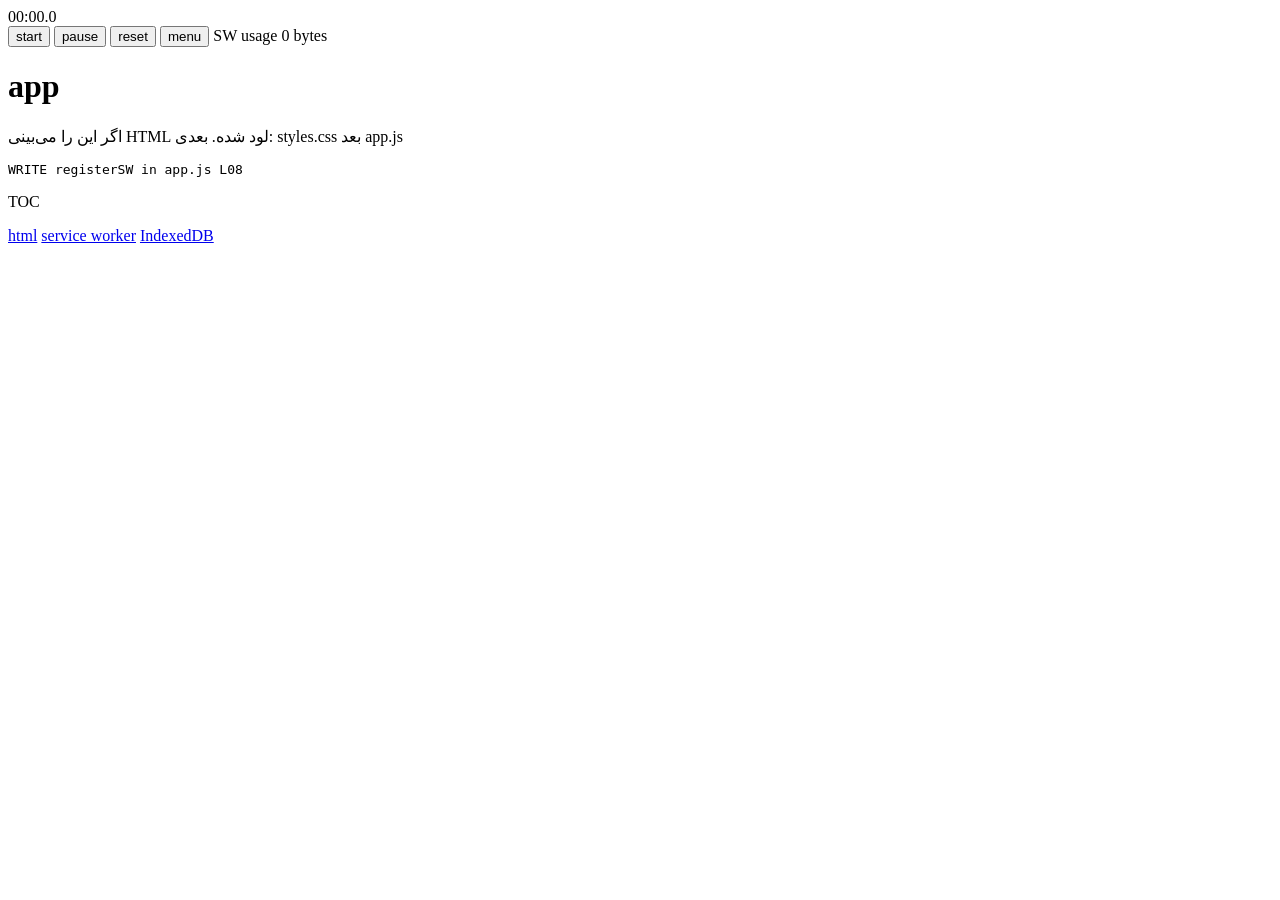
<file: app/index.html>
<!DOCTYPE html>
<html>
<head>
  <meta charset="utf-8" />
  <meta name="viewport" content="width=device-width, initial-scale=1" />
  <!--
    FILE: app/index.html
    این پرونده را در Cursor باز کن. مرورگر همان را می‌خورد که اینجا می‌نویسی.
    bundler در کار نیست. GitHub Pages هم همین فایل خام را سرو می‌کند.

    WRITE L01 — روی تگ html این دو را بگذار:
      lang="fa"
      dir="rtl"
    بدون dir=rtl متن فارسی چپ‌چین می‌شود و چرخ تاریخ بعداً می‌شکند.

    WRITE L01b — این‌ها را داخل head تایپ کن (کپی خالی ممنوع، خط به خط):
      <title>PWA from zero</title>
      <link rel="stylesheet" href="styles.css" />
      <link rel="manifest" href="manifest.json" />
      <link rel="icon" href="icon.svg" type="image/svg+xml" />
      <link rel="preconnect" href="https://fonts.googleapis.com" />
      <link rel="preconnect" href="https://fonts.gstatic.com" crossorigin />
      <link href="https://fonts.googleapis.com/css2?family=Vazirmatn:wght@400;700;800&display=swap" rel="stylesheet" />

    DEBUG L01
      1) این فایل را با Live Server یا npx serve باز کن (file:// برای service worker کافی نیست).
      2) راست‌کلیک → View page source
      3) اگر title و linkها را ندیدی، ذخیره نکردی.
      4) F12 → Console. خطاهای قرمز را بخوان، حدس نزن.
  -->
  <title>WRITE L01 title</title>
</head>
<body>
  <!--
    WRITE L02 — نوار چسبان. position:sticky را در styles.css می‌نویسی.
    همین idها را عیناً بگذار چون app.js با getElementById همین‌ها را می‌گیرد.
  -->
  <header id="freeze">
    <div id="clock">00:00.0</div>
    <button type="button" id="btnStart">start</button>
    <button type="button" id="btnPause">pause</button>
    <button type="button" id="btnReset">reset</button>
    <button type="button" id="btnMenu">menu</button>
    <span id="swChip">SW</span>
    <span id="quotaChip">quota</span>
  </header>

  <div id="layout">
    <main id="main">
      <h1>app</h1>
      <p id="boot">اگر این را می‌بینی HTML لود شده. بعدی: styles.css بعد app.js</p>
      <pre id="out" class="ltr">console + this box</pre>
    </main>
    <aside id="toc">
      <!-- WRITE L02b — این فهرست باید با btnMenu جمع شود. JS را در app.js / L05 بنویس. -->
      <p>TOC</p>
      <a href="#l-html">html</a>
      <a href="#l-sw">service worker</a>
      <a href="#l-idb">IndexedDB</a>
    </aside>
  </div>

  <!--
    ترتیب script مهم است. idb.js اول، چون app.js از openDb استفاده می‌کند.
    type=module و bundler نمی‌گذاریم تا GitHub Pages همان فایل را بدهد.
  -->
  <script src="idb.js"></script>
  <script src="sync.js"></script>
  <script src="app.js"></script>
  <!--
    WRITE L08 — بعد از اینکه sw.js را نوشتی، در app.js تابع registerSW را پر کن.
    اینجا script اضافه نکن. ثبت service worker از صفحه است نه از خود sw.js.
  -->
</body>
</html>
</file>
<file: app/styles.css>
/*
  FILE: app/styles.css
  مرورگر این پرونده را جدا دانلود می‌کند. Network تب را باز کن، styles.css را ببین.
  Status باید 200 باشد. اگر 404 است href در index.html غلط است.

  Vazirmatn را در index.html لینک کردی. اینجا فقط family را صدا بزن.
  font-size را کوچک نکن. این پروژه خواندنی است نه فشرده.
*/

html {
  /* WRITE L03 — background و color را بگذار تا FOUC سیاه/سفید نپرد. */
}

body {
  margin: 0;
  font-family: Vazirmatn, Tahoma, sans-serif;
  font-size: 21px;
  line-height: 1.9;
  /* WRITE L03b — background, color */
}

code, kbd, pre, .ltr, #clock, #out {
  font-family: Consolas, "Cascadia Mono", monospace;
  direction: ltr;
  unicode-bidi: isolate;
  text-align: left;
}

#clock {
  font-size: 32px;
  font-weight: 800;
}

/*
  WRITE L04 freeze
  position: sticky; top: 0; z-index: 30;
  بدون این، کرنومتر با اسکرول می‌رود بالا.
  freeze یعنی نوار تکان نخورد، نه اینکه کل صفحه fullscreen شود.
*/
#freeze {
  display: flex;
  flex-wrap: wrap;
  gap: 8px;
  align-items: center;
  padding: 10px 14px;
  /* WRITE: position sticky + background + border-bottom */
}

button {
  font: inherit;
  font-size: 18px;
  padding: 8px 12px;
  cursor: pointer;
}

/*
  WRITE L05 layout + collapsible menu
  TOC سمت راست در rtl: در grid ستون دوم visually راست است اگر dir=rtl روی html باشد.
  جمع شدن منو = یک کلاس روی #layout نه fullscreen.
  در app.js روی btnMenu می‌نویسی:
    layout.classList.toggle("toc-off")
*/
#layout {
  display: grid;
  grid-template-columns: 1fr 280px;
  min-height: 100vh;
}

#layout.toc-off {
  grid-template-columns: 1fr 0;
}

#layout.toc-off #toc {
  overflow: hidden;
  padding: 0;
  border: 0;
}

#toc {
  border-right: 1px solid #333;
  padding: 12px;
}

#toc a {
  display: block;
}

#main {
  padding: 18px 20px 80px;
}

#out {
  min-height: 4em;
  padding: 12px;
  overflow: auto;
  white-space: pre-wrap;
}

@media (max-width: 800px) {
  #layout { grid-template-columns: 1fr; }
  #layout.toc-off #toc { display: none; }
}
</file>
